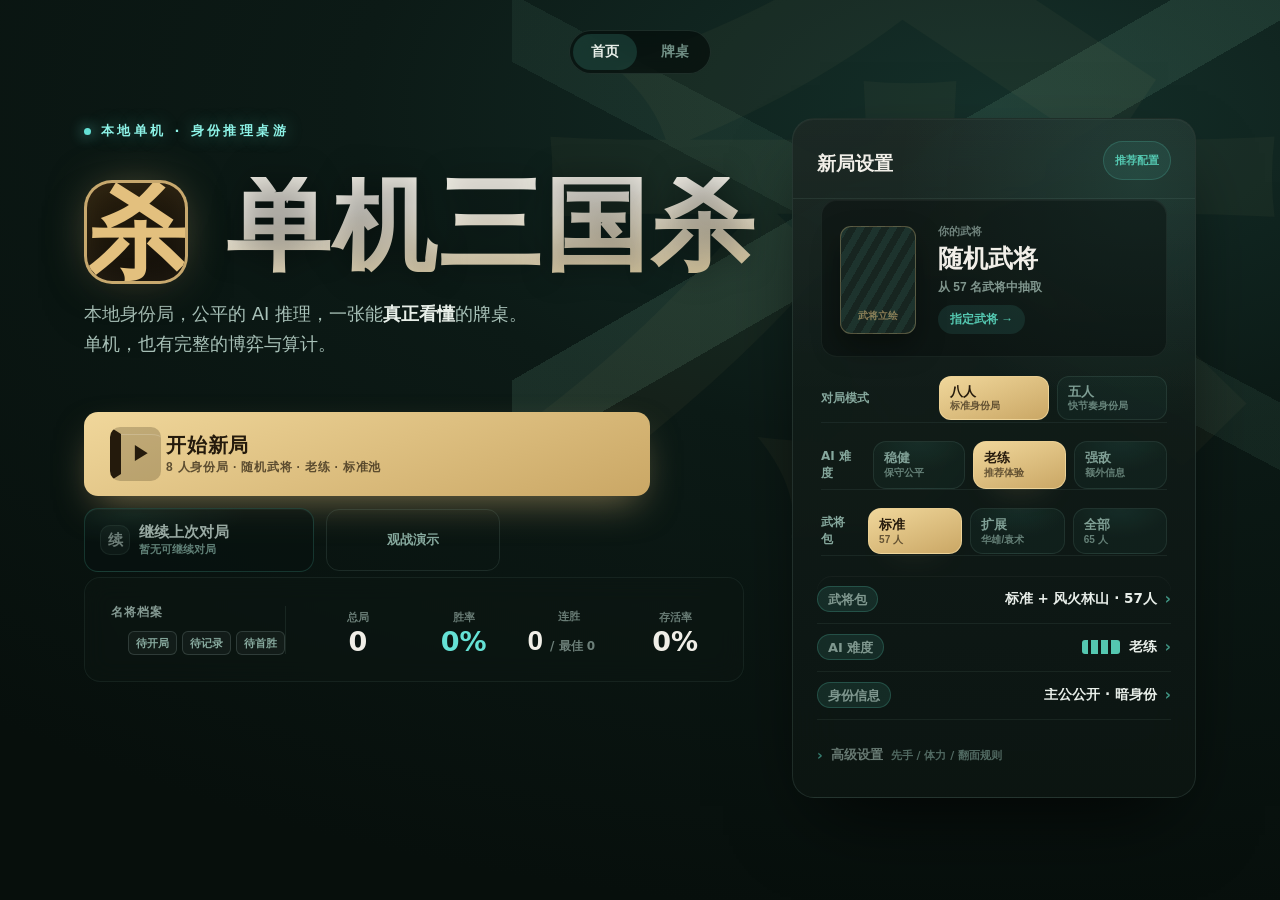
<file: index.html>
<!doctype html>
<html lang="zh-CN">
  <head>
    <meta charset="utf-8">
    <meta name="viewport" content="width=device-width, initial-scale=1">
    <title>单机三国杀</title>
    <link rel="stylesheet" href="./styles.css?v=265">
  </head>
  <body>
    <main class="app">
      <section id="setup" class="setup-screen">
        <nav class="screen-switch" aria-label="页面">
          <span class="active">首页</span>
          <span>牌桌</span>
        </nav>
        <div class="brand">
          <div class="seal">杀</div>
          <div>
            <span class="brand-kicker">本地单机 · 身份推理桌游</span>
            <h1>单机三国杀</h1>
            <p>本地身份局，公平的 AI 推理，一张能<strong>真正看懂</strong>的牌桌。<br>单机，也有完整的博弈与算计。</p>
          </div>
        </div>

        <div class="setup-actions launcher-actions">
          <button id="startGame" class="primary tip" data-tip="开始身份局\n按当前模式、武将包和 AI 难度开一局；主公公开，其余身份隐藏。">开始新局</button>
          <button id="continueGame" class="tip" disabled data-tip="继续上次对局\n当前没有保存中的牌局。">
            <span>继续上次对局</span>
            <small id="continueGameStatus">暂无可继续对局</small>
          </button>
          <button id="quickSim" class="tip ghost" data-tip="观战演示\n把玩家也交给 AI，快速观看一局流程。">观战演示</button>
        </div>

        <div class="setup-hero">
          <div class="setup-main-panel">
            <div class="setup-panel-head">
              <span class="eyebrow">新局设置</span>
              <strong>新局设置</strong>
            </div>
            <div class="setup-primary-grid">
              <label class="setup-field">
                <span>对局模式</span>
                <select id="modeSelect" class="native-hidden" aria-hidden="true" tabindex="-1">
                  <option value="8" selected>八人身份局</option>
                  <option value="5">五人身份局</option>
                </select>
                <div id="modeSegment" class="setup-mode-segment" role="group" aria-label="对局模式">
                  <button type="button" class="active" data-mode-value="8">
                    <b>八人</b>
                    <small>标准身份局</small>
                  </button>
                  <button type="button" data-mode-value="5">
                    <b>五人</b>
                    <small>快节奏身份局</small>
                  </button>
                </div>
              </label>
              <label class="setup-field general-field">
                <span>你的武将</span>
                <select id="generalSelect" class="native-hidden" aria-hidden="true" tabindex="-1"></select>
                <button id="generalPickerOpen" type="button" class="general-picker-entry">
                  <b id="generalPickerSummary">随机武将</b>
                  <small id="generalPickerMeta">点击打开武将册</small>
                </button>
              </label>
              <label class="setup-field ai-field">
                <span>AI 难度</span>
                <select id="aiMode" class="native-hidden" aria-hidden="true" tabindex="-1">
                  <option value="fair">稳健</option>
                  <option value="strategist" selected>老练</option>
                  <option value="oracle">强敌挑战</option>
                </select>
                <div id="aiSegment" class="setup-ai-segment" role="group" aria-label="AI 难度">
                  <button type="button" data-ai-mode="fair">
                    <b>稳健</b>
                    <small>保守公平</small>
                  </button>
                  <button type="button" class="active" data-ai-mode="strategist">
                    <b>老练</b>
                    <small>推荐体验</small>
                  </button>
                  <button type="button" data-ai-mode="oracle">
                    <b>强敌</b>
                    <small>额外信息</small>
                  </button>
                </div>
              </label>
              <label class="setup-field roster-field">
                <span>武将包</span>
                <select id="rosterSelect" class="native-hidden" aria-hidden="true" tabindex="-1">
                  <option value="strict" selected>标准包 + 风火林山</option>
                  <option value="standard2013">标准扩展：加入华雄/袁术</option>
                  <option value="all">全部可用武将</option>
                </select>
                <div id="rosterSegment" class="setup-roster-segment" role="group" aria-label="武将包">
                  <button type="button" class="active" data-roster-mode="strict">
                    <b>标准</b>
                    <small>57 人</small>
                  </button>
                  <button type="button" data-roster-mode="standard2013">
                    <b>扩展</b>
                    <small>华雄/袁术</small>
                  </button>
                  <button type="button" data-roster-mode="all">
                    <b>全部</b>
                    <small>65 人</small>
                  </button>
                </div>
              </label>
            </div>

            <div id="setupMatchSummary" class="setup-match-summary" aria-live="polite"></div>

            <details class="advanced-setup">
              <summary>高级设置</summary>
              <div class="setup-grid">
                <label>
                  显示 AI 手牌
                  <select id="debugMode">
                    <option value="off" selected>关闭</option>
                    <option value="on">开启</option>
                  </select>
                  <small>调试/学习用；正常对局建议关闭。</small>
                </label>
              </div>
            </details>

          </div>
        </div>
        <aside class="setup-record-card">
          <span class="eyebrow">名将档案</span>
          <div id="setupCareer" class="setup-career"></div>
        </aside>
      </section>

      <section id="game" class="game-screen hidden">
        <header class="topbar">
          <div class="topbar-title">
            <div class="mini-seal">杀</div>
            <div>
              <div class="eyebrow">本地单机 · 身份局</div>
              <h2 id="roundTitle">第 1 轮</h2>
              <div id="tableStatusBar" class="table-status-bar" aria-live="polite"></div>
            </div>
          </div>
          <div class="topbar-actions">
            <button id="tempoQuick" class="tempo-control tempo-chip tip" data-tip="节奏设置\n打开设置面板调整牌局速度。"><span>节奏</span><strong id="tempoLabel">正常</strong></button>
            <select id="tempoSelect" class="native-hidden" aria-hidden="true" tabindex="-1" hidden>
              <option value="ultra">超慢</option>
              <option value="slow">慢速</option>
              <option value="normal" selected>正常</option>
              <option value="fast">快速</option>
            </select>
            <button id="sidePanelToggle" class="panel-toggle tip" data-tip="展开/收起右侧战报。收起时牌桌会更大；战绩和更多信息仍可从设置恢复。">展开战报</button>
            <button id="settingsOpen" class="tip" data-tip="设置\n调整节奏、显示面板和辅助观看选项。">设置</button>
            <button id="newGame" class="tip" data-tip="新局\n返回开局设置并重新开始当前网页游戏。">新局</button>
          </div>
        </header>

        <section class="board-wrap">
          <div id="board" class="board"></div>
          <aside class="side-panel">
            <div class="pile-card">
              <div class="pile-stat">
                <span>牌堆</span>
                <strong id="deckCount">0</strong>
              </div>
              <div class="pile-stat">
                <span>弃牌</span>
                <strong id="discardCount">0</strong>
              </div>
            </div>
            <div class="event-card">
              <h3>当前事件</h3>
              <div id="prompt" class="prompt">等待开始</div>
              <div id="choices" class="choices"></div>
            </div>
            <div class="info-card">
              <div class="panel-tabs">
                <button id="logTab" class="active tip" data-tip="战报\n按每名角色的回合分组显示行动记录，可滚动、收起或放大。">战报</button>
                <button id="careerTab" class="tip" data-tip="战绩\n记录本机历史对局、身份胜率、武将表现和里程碑。">战绩</button>
                <details class="panel-advanced">
                  <summary>更多</summary>
                  <div>
                    <button id="readsTab" class="tip" data-tip="局势判断\n查看 AI 基于公开行为形成的身份倾向和简短证据，不读取暗身份。">局势判断</button>
                    <button id="coverageTab" class="tip" data-tip="技能状态\n查看本局武将技能的说明和当前实现状态。">技能状态</button>
                  </div>
                </details>
              </div>
              <div id="logPanel">
                <div class="battle-chat">
                  <div class="battle-chat-head">
                    <div>
                      <strong>牌局战报</strong>
                      <span id="logModeText">最新行动</span>
                    </div>
                    <div class="battle-chat-tools">
                      <button id="logCollapse" class="tip" data-tip="收起/恢复牌局记录。">收起</button>
                      <button id="logExpand" class="tip" data-tip="放大/还原战报；如果战报已收起，会直接恢复并放大。">放大</button>
                    </div>
                  </div>
                  <div id="log" class="log"></div>
                </div>
              </div>
              <div id="readsPanel" class="ai-reads hidden">
                <div id="readsSummary" class="reads-summary"></div>
                <div id="readsList" class="reads-list"></div>
              </div>
              <div id="coveragePanel" class="coverage hidden">
                <div id="coverageSummary" class="coverage-summary"></div>
                <div id="coverageList" class="coverage-list"></div>
              </div>
              <div id="careerPanel" class="career hidden"></div>
            </div>
          </aside>
        </section>

        <section class="hand-panel">
          <div class="hand-head">
            <div>
              <span class="eyebrow">你的手牌</span>
              <h3 id="humanName">玩家</h3>
            </div>
            <div id="handMode" class="hand-mode"></div>
            <div id="humanStats" class="human-stats"></div>
          </div>
          <div id="hand" class="hand"></div>
          <div id="actionBar" class="action-bar"></div>
        </section>
      </section>
    </main>

    <div id="tooltip" class="tooltip hidden" role="tooltip"></div>
    <div id="identityPopover" class="identity-popover hidden" role="dialog" aria-label="标记身份"></div>
    <div id="endGameModal" class="endgame-modal hidden" role="dialog" aria-modal="true" aria-labelledby="endGameTitle">
      <section id="endGameCard" class="endgame-card">
        <button id="endGameClose" type="button" class="endgame-close" aria-label="关闭结算">×</button>
        <div id="endGameContent"></div>
      </section>
    </div>
    <div id="settingsModal" class="settings-modal hidden" role="dialog" aria-modal="true" aria-labelledby="settingsTitle">
      <section class="settings-card">
        <button id="settingsClose" type="button" class="settings-close" aria-label="关闭设置">×</button>
        <header>
          <span class="eyebrow">牌桌设置</span>
          <h3 id="settingsTitle">设置</h3>
          <p>调整节奏和辅助观看选项，不改变当前牌局。</p>
        </header>
        <div id="settingsContent" class="settings-content"></div>
      </section>
    </div>
    <div id="generalPickerBackdrop" class="modal-backdrop hidden" role="dialog" aria-modal="true" aria-labelledby="generalPickerTitle">
      <section class="general-picker">
        <header>
          <div>
            <span class="eyebrow">武将册</span>
            <h3 id="generalPickerTitle">选择你的武将</h3>
          </div>
          <button id="generalPickerClose" type="button" class="icon-button" aria-label="关闭武将选择">×</button>
        </header>
        <div class="general-picker-toolbar">
          <div class="filter-chips" aria-label="势力筛选">
            <button type="button" data-general-filter="all" class="active">全部</button>
            <button type="button" data-general-filter="魏">魏</button>
            <button type="button" data-general-filter="蜀">蜀</button>
            <button type="button" data-general-filter="吴">吴</button>
            <button type="button" data-general-filter="群">群</button>
          </div>
          <label>
            排序
            <select id="generalSort">
              <option value="default">默认</option>
              <option value="kingdom">势力</option>
              <option value="hp">体力</option>
              <option value="skill">技能类型</option>
            </select>
          </label>
        </div>
        <div id="generalPickerGrid" class="general-picker-grid"></div>
        <footer>
          <button id="generalPickerCancel" type="button">取消</button>
          <button id="generalPickerConfirm" type="button" class="primary">确认选择</button>
        </footer>
      </section>
    </div>
    <input id="careerImportFile" class="hidden" type="file" accept="application/json,.json">
    <script src="./game.js?v=176"></script>
  </body>
</html>
</file>
